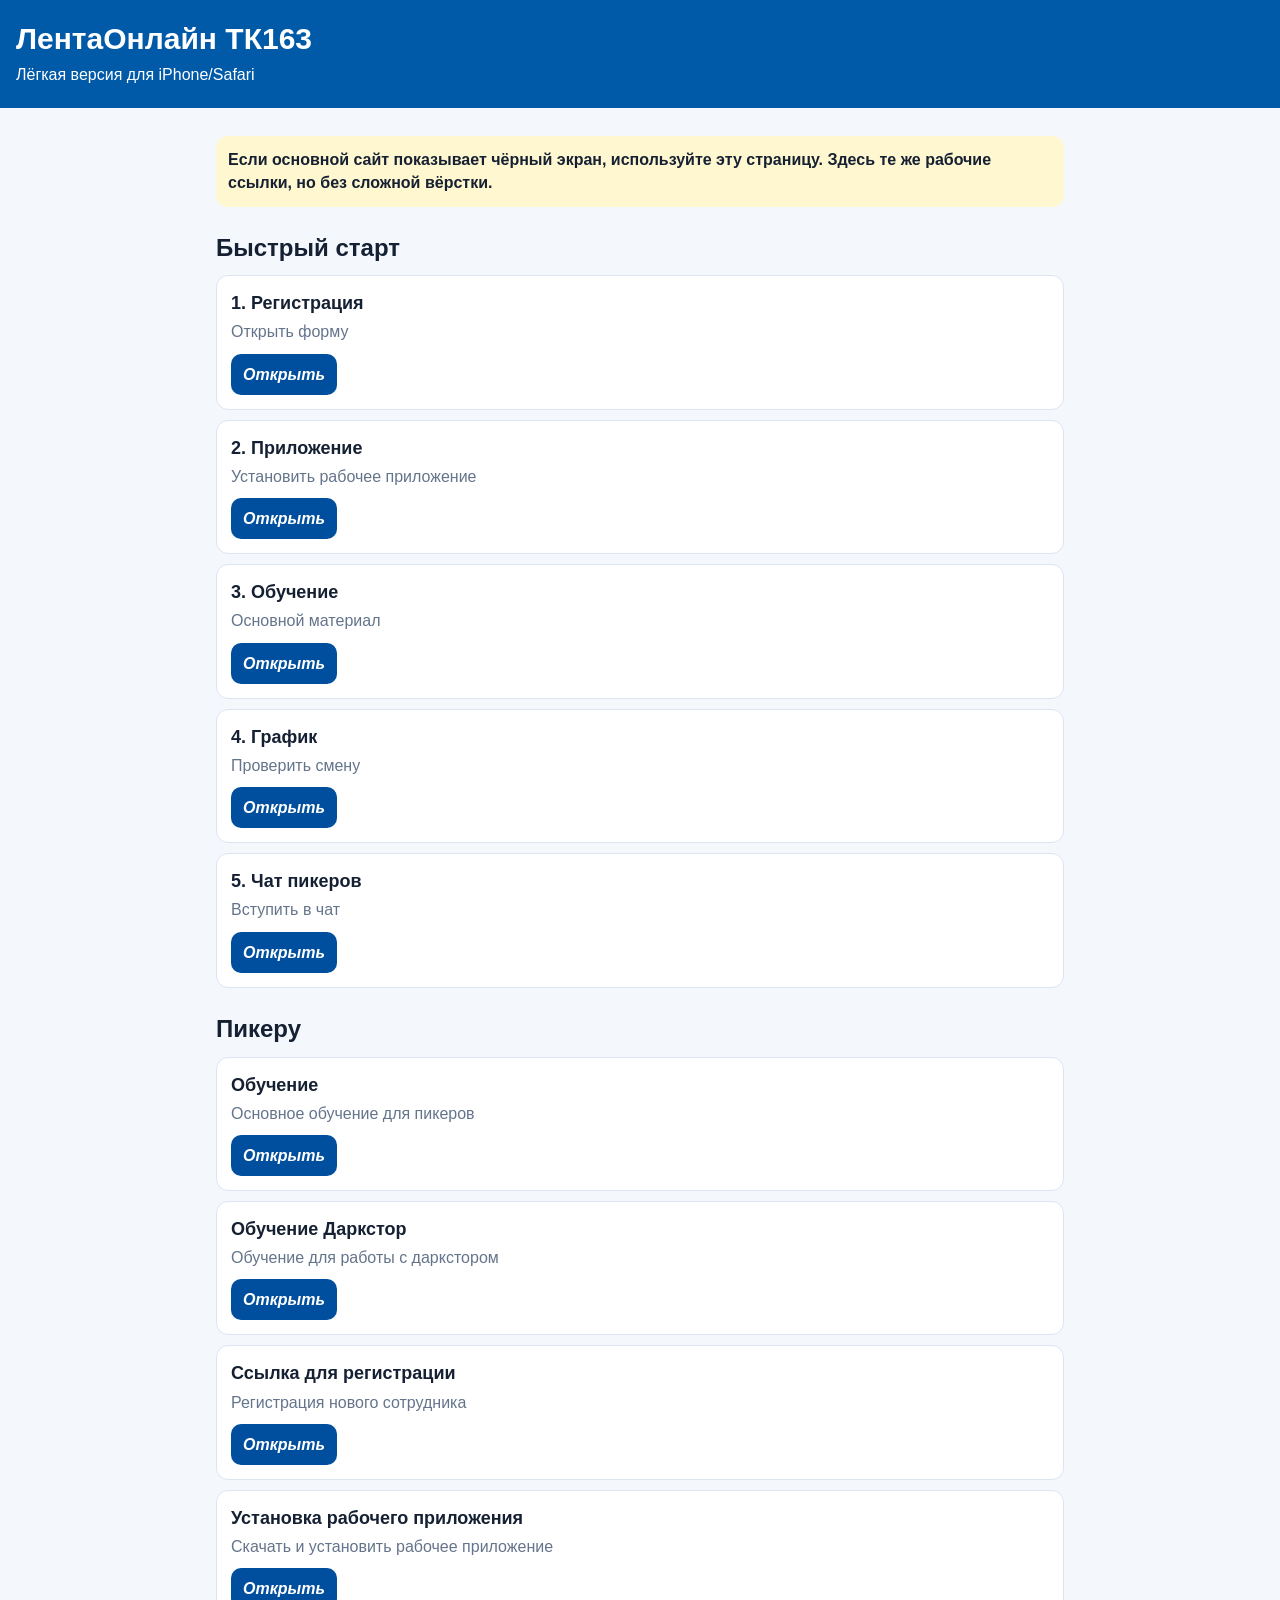
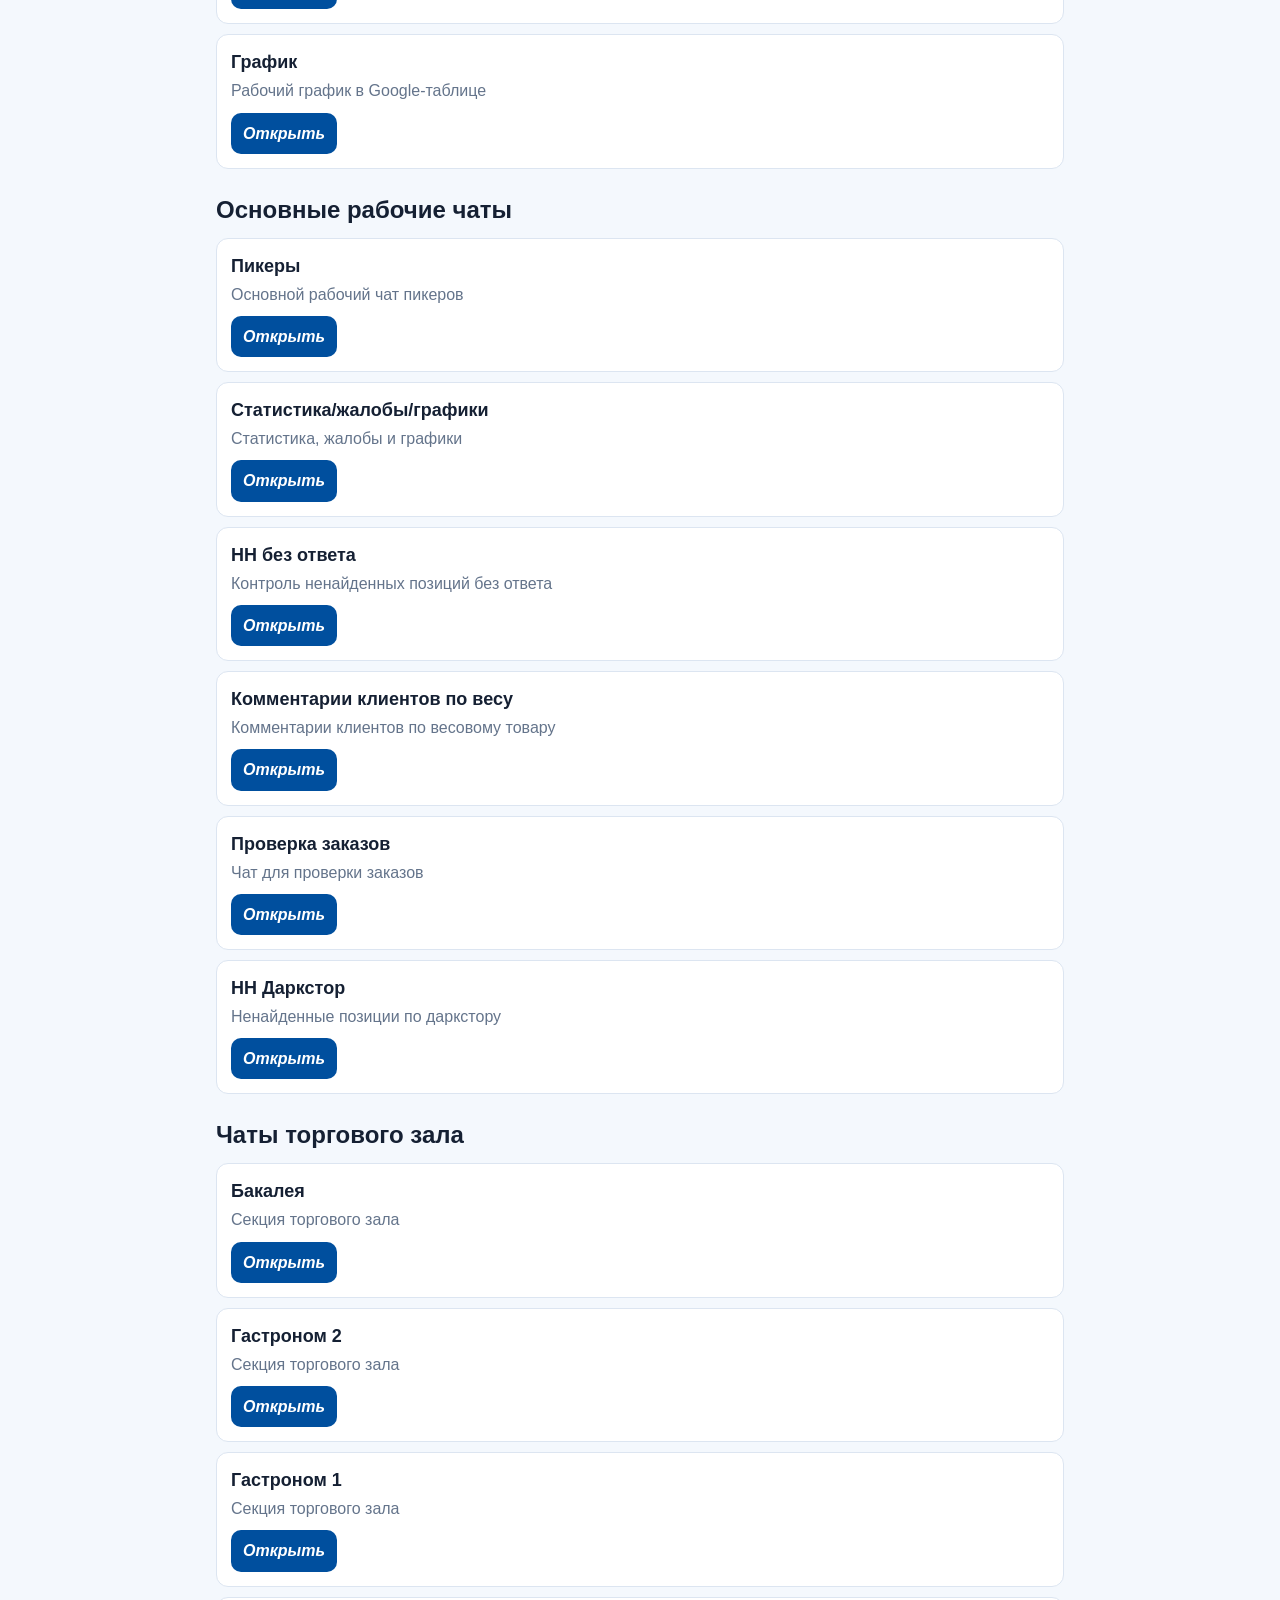
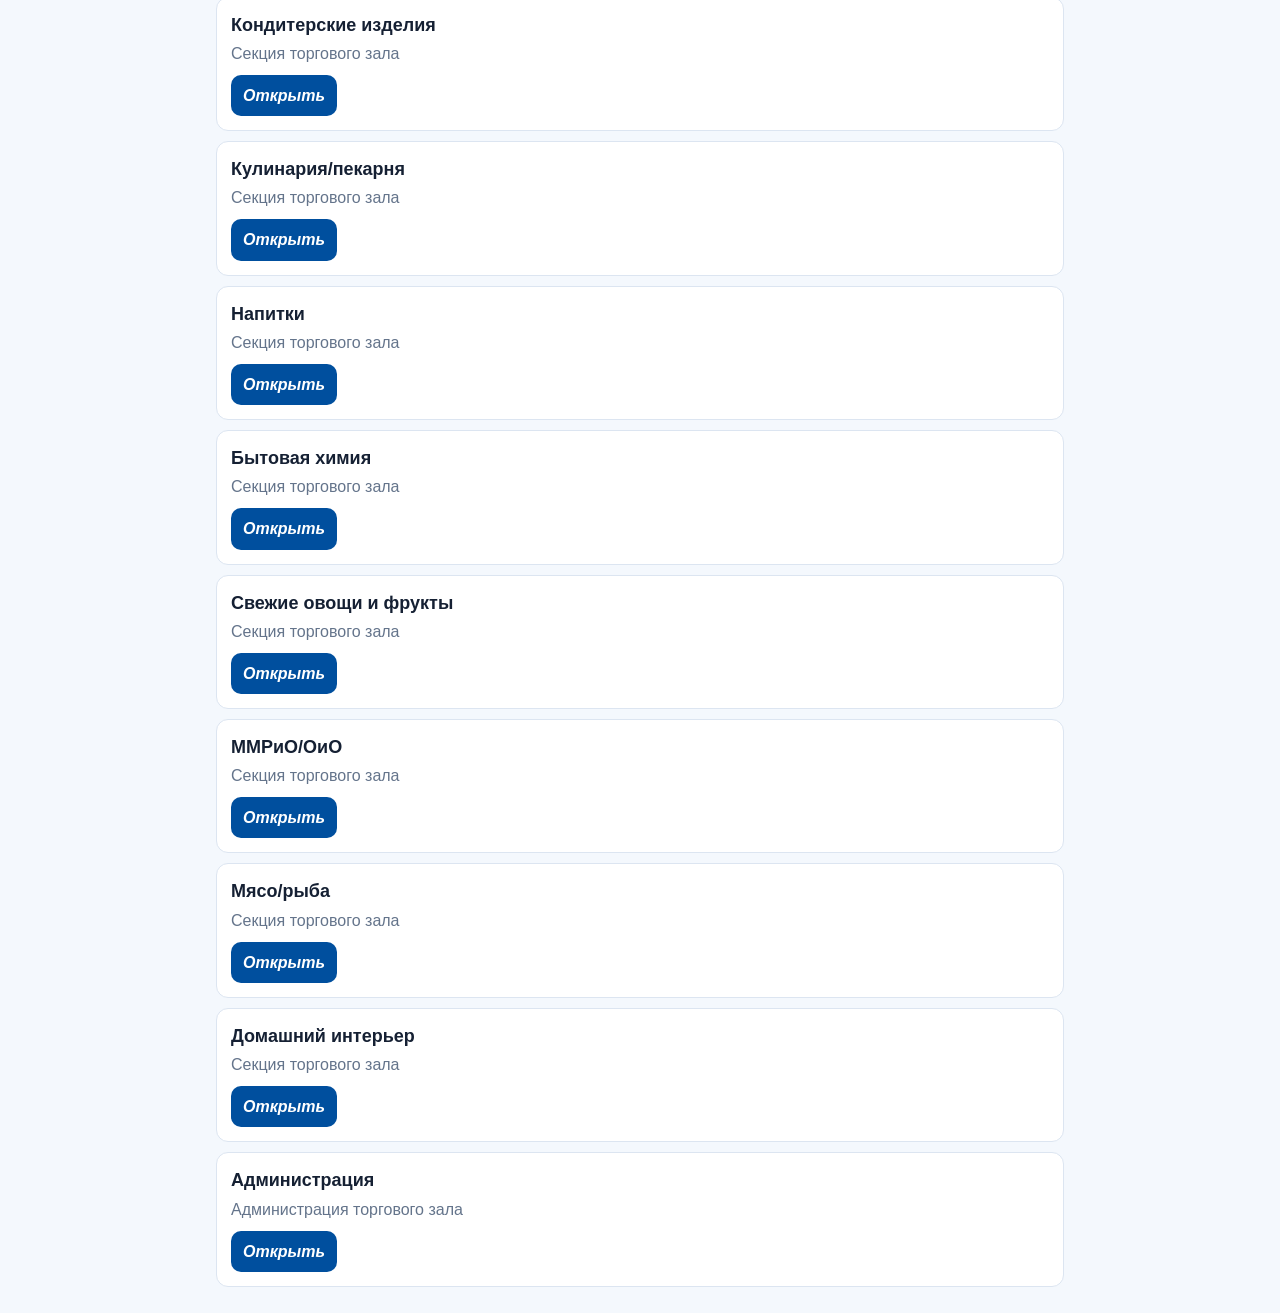
<file: lite.html>
<!doctype html>
<html lang="ru">
<head>
<meta charset="utf-8">
<meta name="viewport" content="width=device-width, initial-scale=1">
<title>ЛентаОнлайн ТК163 — лёгкая версия</title>
<style>
*{box-sizing:border-box}
body{margin:0;background:#f4f8fd;color:#152033;font-family:Arial,sans-serif;line-height:1.45}
header{padding:22px 16px;background:#005aa8;color:#fff}
main{max-width:880px;margin:0 auto;padding:16px}
h1{margin:0 0 8px;font-size:30px;line-height:1.1}
h2{margin:24px 0 10px;font-size:24px}
p{margin:0 0 12px;color:#64748b}
.note{margin-top:12px;padding:12px;border-radius:12px;background:#fff7cf;color:#152033;font-weight:700}
.card{display:block;margin:10px 0;padding:14px;border:1px solid #dce5f1;border-radius:12px;background:#fff;text-decoration:none;color:#152033}
.card b{display:block;margin-bottom:4px;font-size:18px}
.card span{display:block;color:#64748b}
.open{display:inline-block;margin-top:10px;padding:9px 12px;border-radius:10px;background:#004f9e;color:#fff;font-weight:700}
</style>
</head>
<body>
<header>
  <h1>ЛентаОнлайн ТК163</h1>
  <div>Лёгкая версия для iPhone/Safari</div>
</header>
<main>
  <div class="note">Если основной сайт показывает чёрный экран, используйте эту страницу. Здесь те же рабочие ссылки, но без сложной вёрстки.</div>

  <h2>Быстрый старт</h2>
  <a class="card" href="https://lenta.utkonos.ru/register/lentanew"><b>1. Регистрация</b><span>Открыть форму</span><i class="open">Открыть</i></a>
  <a class="card" href="https://disk.yandex.ru/d/3lnzRD4L9qGRfA"><b>2. Приложение</b><span>Установить рабочее приложение</span><i class="open">Открыть</i></a>
  <a class="card" href="https://digitalskills.tilda.ws/education"><b>3. Обучение</b><span>Основной материал</span><i class="open">Открыть</i></a>
  <a class="card" href="https://docs.google.com/spreadsheets/d/1V7LFj1Jm2sXHnquIGaelhBfl_Zy378eNsyZnAJWhhrY/edit?gid=0#gid=0"><b>4. График</b><span>Проверить смену</span><i class="open">Открыть</i></a>
  <a class="card" href="https://max.ru/join/M6VAFBeWD72W9by_fuR30g9GMiZ9qNj4zXvg4_68Vx8"><b>5. Чат пикеров</b><span>Вступить в чат</span><i class="open">Открыть</i></a>

  <h2>Пикеру</h2>
  <a class="card" href="https://digitalskills.tilda.ws/education"><b>Обучение</b><span>Основное обучение для пикеров</span><i class="open">Открыть</i></a>
  <a class="card" href="https://digitalskills.tilda.ws/minidark"><b>Обучение Даркстор</b><span>Обучение для работы с даркстором</span><i class="open">Открыть</i></a>
  <a class="card" href="https://lenta.utkonos.ru/register/lentanew"><b>Ссылка для регистрации</b><span>Регистрация нового сотрудника</span><i class="open">Открыть</i></a>
  <a class="card" href="https://disk.yandex.ru/d/3lnzRD4L9qGRfA"><b>Установка рабочего приложения</b><span>Скачать и установить рабочее приложение</span><i class="open">Открыть</i></a>
  <a class="card" href="https://docs.google.com/spreadsheets/d/1V7LFj1Jm2sXHnquIGaelhBfl_Zy378eNsyZnAJWhhrY/edit?gid=0#gid=0"><b>График</b><span>Рабочий график в Google-таблице</span><i class="open">Открыть</i></a>

  <h2>Основные рабочие чаты</h2>
  <a class="card" href="https://max.ru/join/M6VAFBeWD72W9by_fuR30g9GMiZ9qNj4zXvg4_68Vx8"><b>Пикеры</b><span>Основной рабочий чат пикеров</span><i class="open">Открыть</i></a>
  <a class="card" href="https://max.ru/join/0RHRVMDpBbEBZvYg_kRkPEi8xUzR6BLnKAoxiIukI1w"><b>Статистика/жалобы/графики</b><span>Статистика, жалобы и графики</span><i class="open">Открыть</i></a>
  <a class="card" href="https://max.ru/join/sB23Li7awDIr3vbrEiMB73EFTfl1o2ayep_LnnBc7ik"><b>НН без ответа</b><span>Контроль ненайденных позиций без ответа</span><i class="open">Открыть</i></a>
  <a class="card" href="https://max.ru/join/o_G6_ZSh0k-qPEjsdDY4RtMceRQ_qS480EckNZvw9jw"><b>Комментарии клиентов по весу</b><span>Комментарии клиентов по весовому товару</span><i class="open">Открыть</i></a>
  <a class="card" href="https://max.ru/join/y8834mRW5fCTB-DUSGVjdJgXJ1VIyUc4r3v_bqFHcpk"><b>Проверка заказов</b><span>Чат для проверки заказов</span><i class="open">Открыть</i></a>
  <a class="card" href="https://max.ru/join/REUcZ_1Dgi1AOT2wkqmV3vuy4rVkImiK3CwoKuXv7wA"><b>НН Даркстор</b><span>Ненайденные позиции по даркстору</span><i class="open">Открыть</i></a>

  <h2>Чаты торгового зала</h2>
  <a class="card" href="https://max.ru/join/s7EepYtz2meOIy8QVKwkk59Ik0Wzpjx3dD5XSzVKOA4"><b>Бакалея</b><span>Секция торгового зала</span><i class="open">Открыть</i></a>
  <a class="card" href="https://max.ru/join/ENYJwYaed4QYq8XTByHNa4cOfR9Qe8c32azahhs_tvU"><b>Гастроном 2</b><span>Секция торгового зала</span><i class="open">Открыть</i></a>
  <a class="card" href="https://max.ru/join/ke4Ic0xKWas-n67egGddfUK9PZOR2tfvBg7c1PBUC9k"><b>Гастроном 1</b><span>Секция торгового зала</span><i class="open">Открыть</i></a>
  <a class="card" href="https://max.ru/join/lWDQ1a8Av_6V4ZHKQgoMjjt0mJD6ZQ1MWpAdcbaY4w0"><b>Кондитерские изделия</b><span>Секция торгового зала</span><i class="open">Открыть</i></a>
  <a class="card" href="https://max.ru/join/7ShYiejB9aWeXrS6WkHruHNEaPZnt4oLUqukukROq84"><b>Кулинария/пекарня</b><span>Секция торгового зала</span><i class="open">Открыть</i></a>
  <a class="card" href="https://max.ru/join/9Q0sy40fjvRw8UNbJGGZwpv7Nc1sv-zxeuM8al0RBPc"><b>Напитки</b><span>Секция торгового зала</span><i class="open">Открыть</i></a>
  <a class="card" href="https://max.ru/join/U1CXgVISW93hbdSqMh9yIU1IQ65ttKxW6QLk9ouq0_U"><b>Бытовая химия</b><span>Секция торгового зала</span><i class="open">Открыть</i></a>
  <a class="card" href="https://max.ru/join/2c2kyw6ZgdnuBmxeMkYWi2297DlSXpebagFbIHfsY2A"><b>Свежие овощи и фрукты</b><span>Секция торгового зала</span><i class="open">Открыть</i></a>
  <a class="card" href="https://max.ru/join/3uhvQojF3ezDCUZrTC6XJLnBu-z70W93HeeZL63dboE"><b>ММРиО/ОиО</b><span>Секция торгового зала</span><i class="open">Открыть</i></a>
  <a class="card" href="https://max.ru/join/ak8iaFik-2qpyi8ePhqSN9NlF1JRKdhXXJw6pmI0ztQ"><b>Мясо/рыба</b><span>Секция торгового зала</span><i class="open">Открыть</i></a>
  <a class="card" href="https://max.ru/join/ogHO9tgIUb3q23WUK41Ch-RpUR0Td-rkzXT_prI6nN0"><b>Домашний интерьер</b><span>Секция торгового зала</span><i class="open">Открыть</i></a>
  <a class="card" href="https://max.ru/join/wPx7Fp0LzzQj5dy6AgcmXlv-kTsxm3UAZLMqEAHIBw4"><b>Администрация</b><span>Администрация торгового зала</span><i class="open">Открыть</i></a>
</main>
</body>
</html>
</file>
